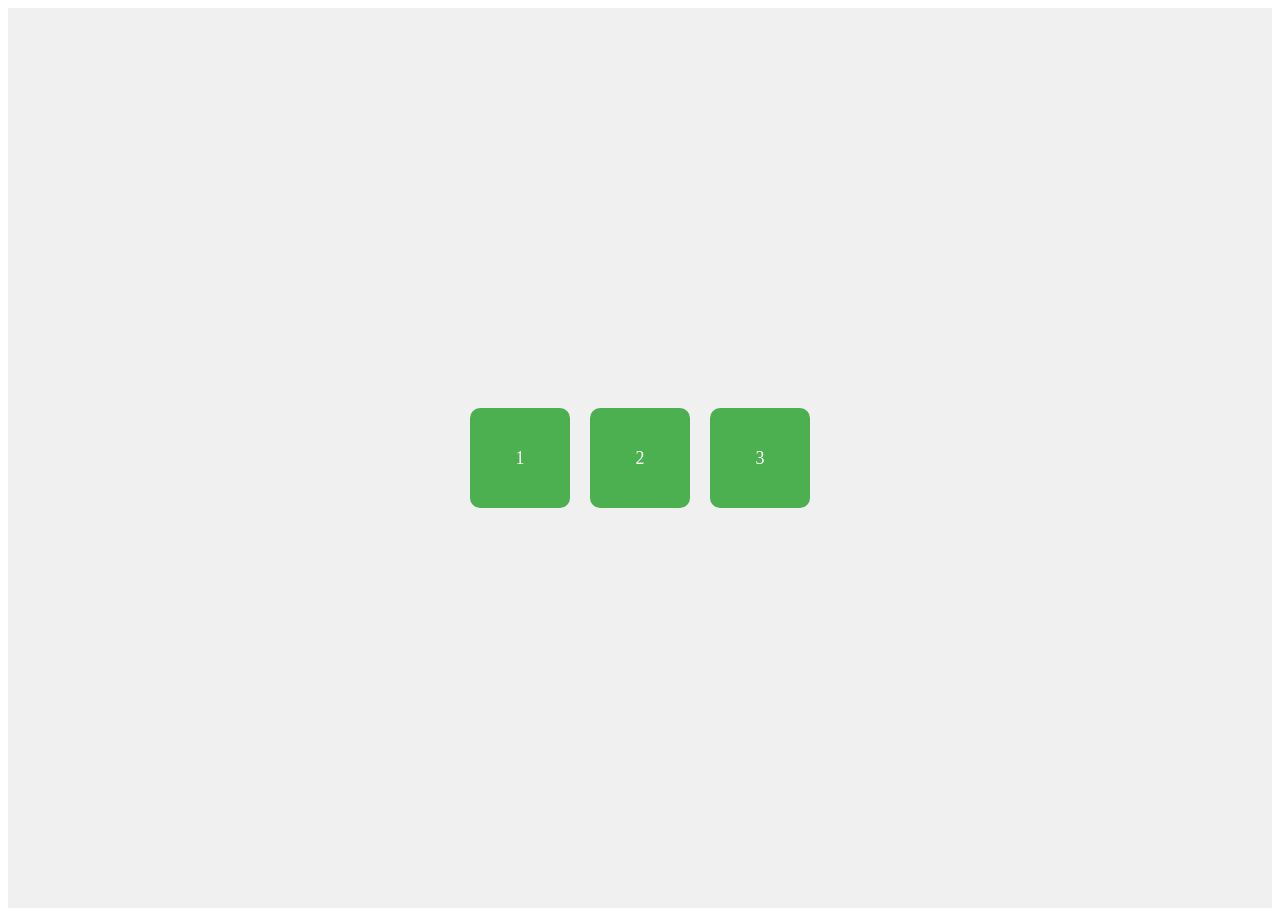
<file: Flexbox/index.html>
<!DOCTYPE html>
<html lang="en">
<head>
    <meta charset="UTF-8">
    <meta name="viewport" content="width=device-width, initial-scale=1.0">
    <title>Flexbox</title>

    <style>
        /* Flex Container */
        .container {
          display: flex;            /* Enable Flexbox */
          justify-content: center;  /* Center items horizontally */
          align-items: center;      /* Center items vertically */
          gap: 20px;                /* Space between items */
          height: 100vh;            /* Full viewport height */
        background-color: #f0f0f0;
        }
    
        /* Flex Items */
        .box {
        width: 100px;
        height: 100px;
        background-color: #4CAF50;
        color: white;
        display: flex;
        justify-content: center;
        align-items: center;
        font-size: 18px;
        border-radius: 10px;
        }
    </style>

</head>

<body>
    <div class="container">
        <div class="box">1</div>
        <div class="box">2</div>
        <div class="box">3</div>
    </div>
</body>
</html>
</file>
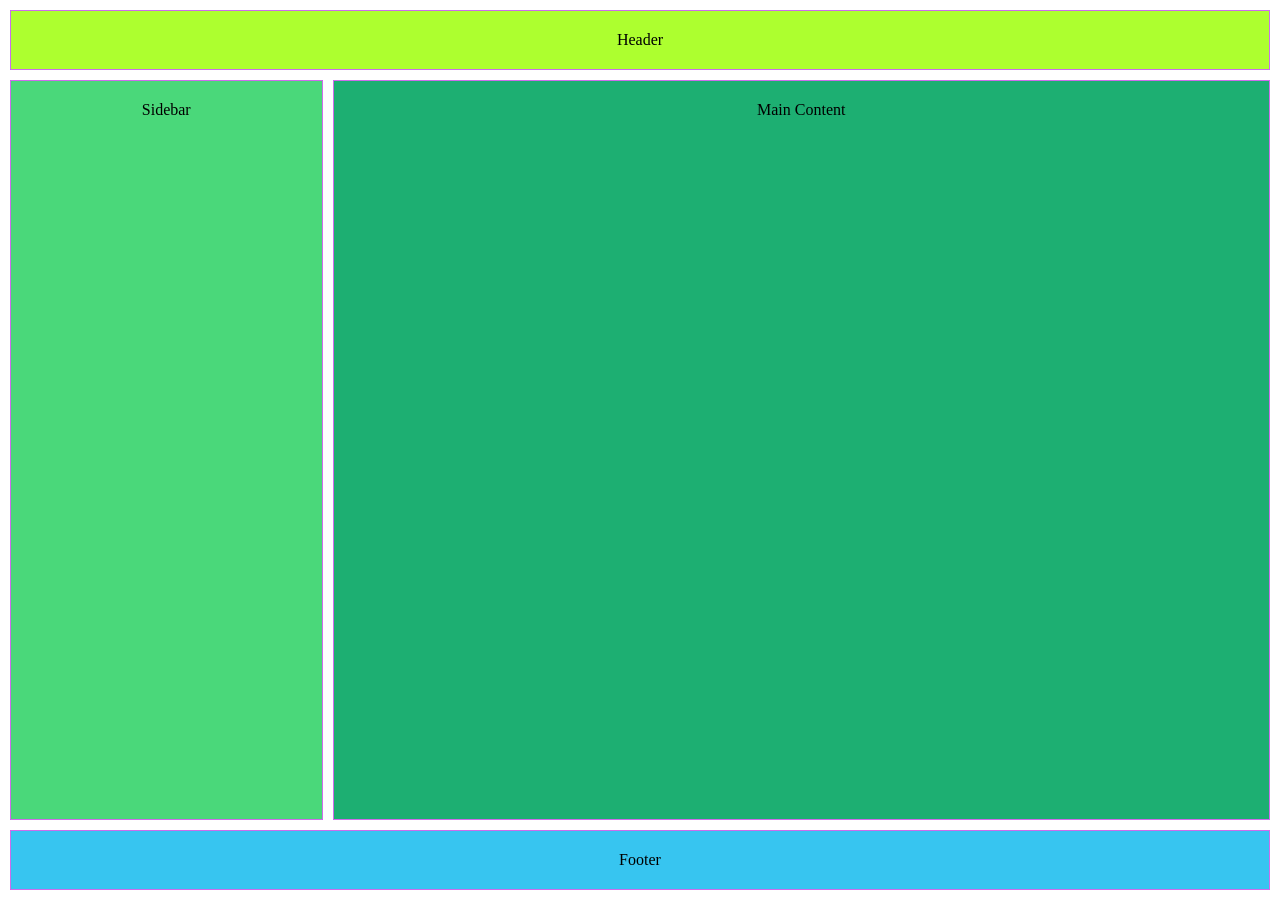
<file: Grid/index.html>
<!DOCTYPE html>
<html lang="en">
<head>
    <meta charset="UTF-8">
    <meta name="viewport" content="width=device-width, initial-scale=1.0">
    <title>CSS Grid Example</title>
    <link rel="stylesheet" href="styles.css">
</head>
<body>
    <div class="grid-container">
        <div class="grid-item header">Header</div>
        <div class="grid-item sidebar">Sidebar</div>
        <div class="grid-item main-content">Main Content</div>
        <div class="grid-item footer">Footer</div>
    </div>
</body>
</html>
</file>
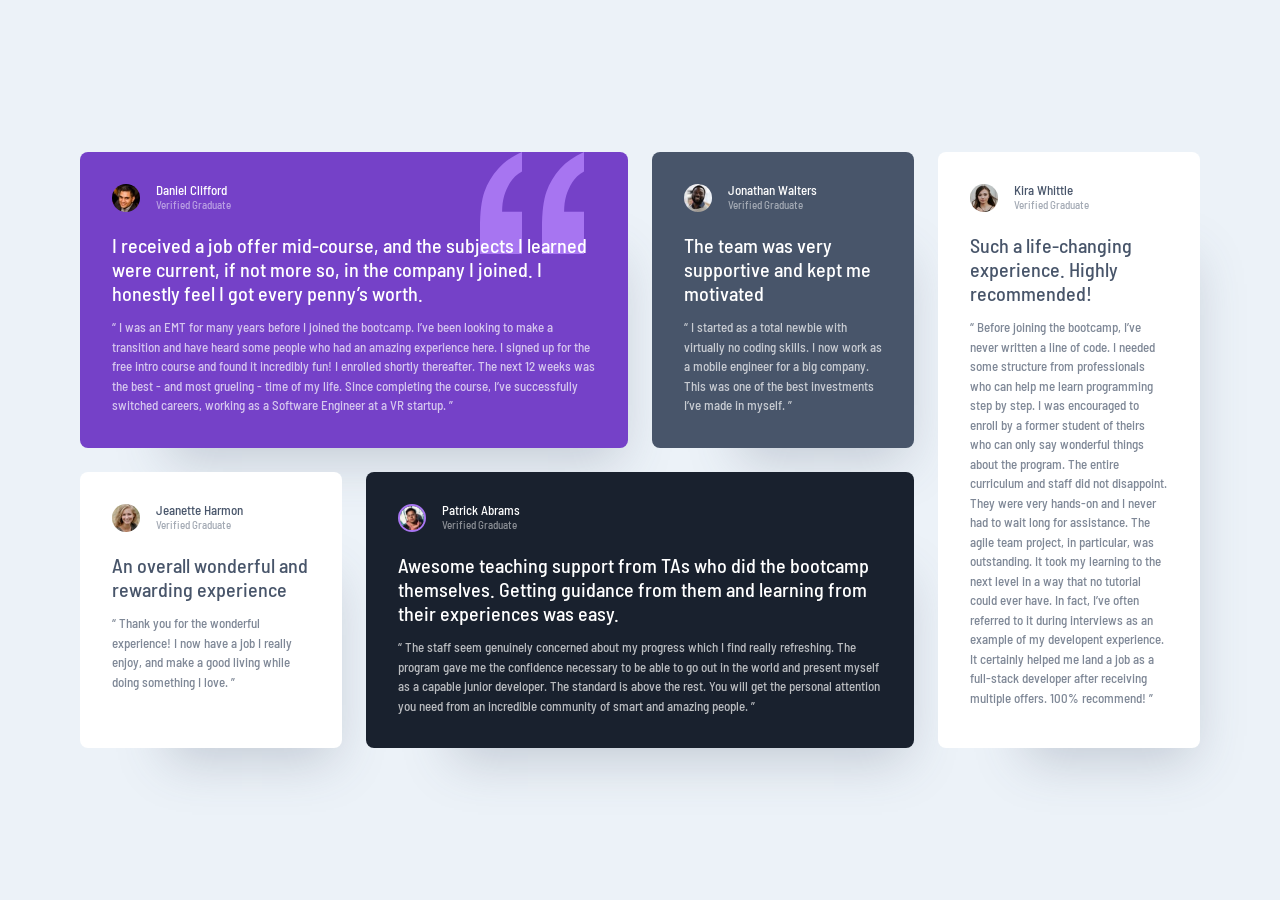
<file: Testimonials/index.html>
<!DOCTYPE html>
<html lang="en">

<head>
    <meta charset="UTF-8">
    <meta http-equiv="X-UA-Compatible" content="IE=edge">
    <meta name="viewport" content="width=device-width, initial-scale=1.0">
    <!-- Google font -->
    <link rel="preconnect" href="https://fonts.googleapis.com">
    <link rel="preconnect" href="https://fonts.gstatic.com" crossorigin>
    <link href="https://fonts.googleapis.com/css2?family=Barlow+Semi+Condensed:wght@500;600&display=swap"
        rel="stylesheet">
    <!-- my css -->
    <link rel="stylesheet" href="style.css">
    <title>FEM grid</title>
    </head>

    <body>
    <main class="testimonial-grid">
        <article class="testimonial grid-col-span-2 flow bg-primary-400 quote text-neutral-100">
        <div class="flex">
            <div>
            <img  src="./images/image-daniel.jpg" alt="daniel clifford">
            </div>
            <div>
            <h2 class="name">Daniel Clifford</h2>
            <p class="position">Verified Graduate</p>
            </div>
        </div>
        <p>
            I received a job offer mid-course, and the subjects I learned were current, if not more so,
            in the company I joined. I honestly feel I got every penny’s worth.
        </p>
        <p>
            “ I was an EMT for many years before I joined the bootcamp. I’ve been looking to make a
            transition and have heard some people who had an amazing experience here. I signed up
            for the free intro course and found it incredibly fun! I enrolled shortly thereafter.
            The next 12 weeks was the best - and most grueling - time of my life. Since completing
            the course, I’ve successfully switched careers, working as a Software Engineer at a VR startup. ”
        </p>
        </article>
        <article class="testimonial flow bg-secondary-400 text-neutral-100">
        <div class="flex">
            <div>
            <img src="./images/image-jonathan.jpg" alt="Jonathan Walters">
            </div>
            <div>
            <h2 class="name">Jonathan Walters</h2>
            <p class="position">Verified Graduate</p>
            </div>
        </div>
        <p>
            The team was very supportive and kept me motivated
        </p>
        <p>
            “ I started as a total newbie with virtually no coding skills. I now work as a mobile engineer
            for a big company. This was one of the best investments I’ve made in myself. ”
        </p>
        </article>
        <article class="testimonial flow bg-neutral-100 text-secondary-400">
        <div class="flex">
            <div>
            <img src="./images/image-jeanette.jpg" alt="Jeanette Harmon">
            </div>
            <div>
            <h2 class="name">Jeanette Harmon</h2>
            <p class="position">Verified Graduate</p>
            </div>
        </div>
        <p>
            An overall wonderful and rewarding experience</p>
        <p>
            “ Thank you for the wonderful experience! I now have a job I really enjoy, and make a good living
            while doing something I love. ”
        </p>
        </article>
        <article class="testimonial grid-col-span-2 flow bg-secondary-500 text-neutral-100">
        <div class="flex">
            <div>
            <img class="border-primary-400" src="./images/image-patrick.jpg" alt="Patrick Abrams">
            </div>
            <div>
            <h2 class="name">Patrick Abrams</h2>
            <p class="position">Verified Graduate</p>
            </div>
        </div>
        <p>
            Awesome teaching support from TAs who did the bootcamp themselves. Getting guidance from them and
            learning from their experiences was easy.
        </p>
        <p>
            “ The staff seem genuinely concerned about my progress which I find really refreshing. The program
            gave me the confidence necessary to be able to go out in the world and present myself as a capable
            junior developer. The standard is above the rest. You will get the personal attention you need from
            an incredible community of smart and amazing people. ”
        </p>
        </article>
        <article class="testimonial flow bg-neutral-100 text-secondary-400">
        <div class="flex">
            <div>
            <img src="./images/image-kira.jpg" alt="Kira Whittle">
            </div>
            <div>
            <h2 class="name">Kira Whittle</h2>
            <p class="position">Verified Graduate</p>
            </div>
        </div>
        <p>
            Such a life-changing experience. Highly recommended!
        </p>
        <p>
            “ Before joining the bootcamp, I’ve never written a line of code. I needed some structure from
            professionals who can help me learn programming step by step. I was encouraged to enroll by a former
            student of theirs who can only say wonderful things about the program. The entire curriculum and staff
            did not disappoint. They were very hands-on and I never had to wait long for assistance. The agile team
            project, in particular, was outstanding. It took my learning to the next level in a way that no tutorial
            could ever have. In fact, I’ve often referred to it during interviews as an example of my developent
            experience. It certainly helped me land a job as a full-stack developer after receiving multiple offers.
            100% recommend! ”
        </p>
        </article>
    </main>

</body>

</html>
</file>
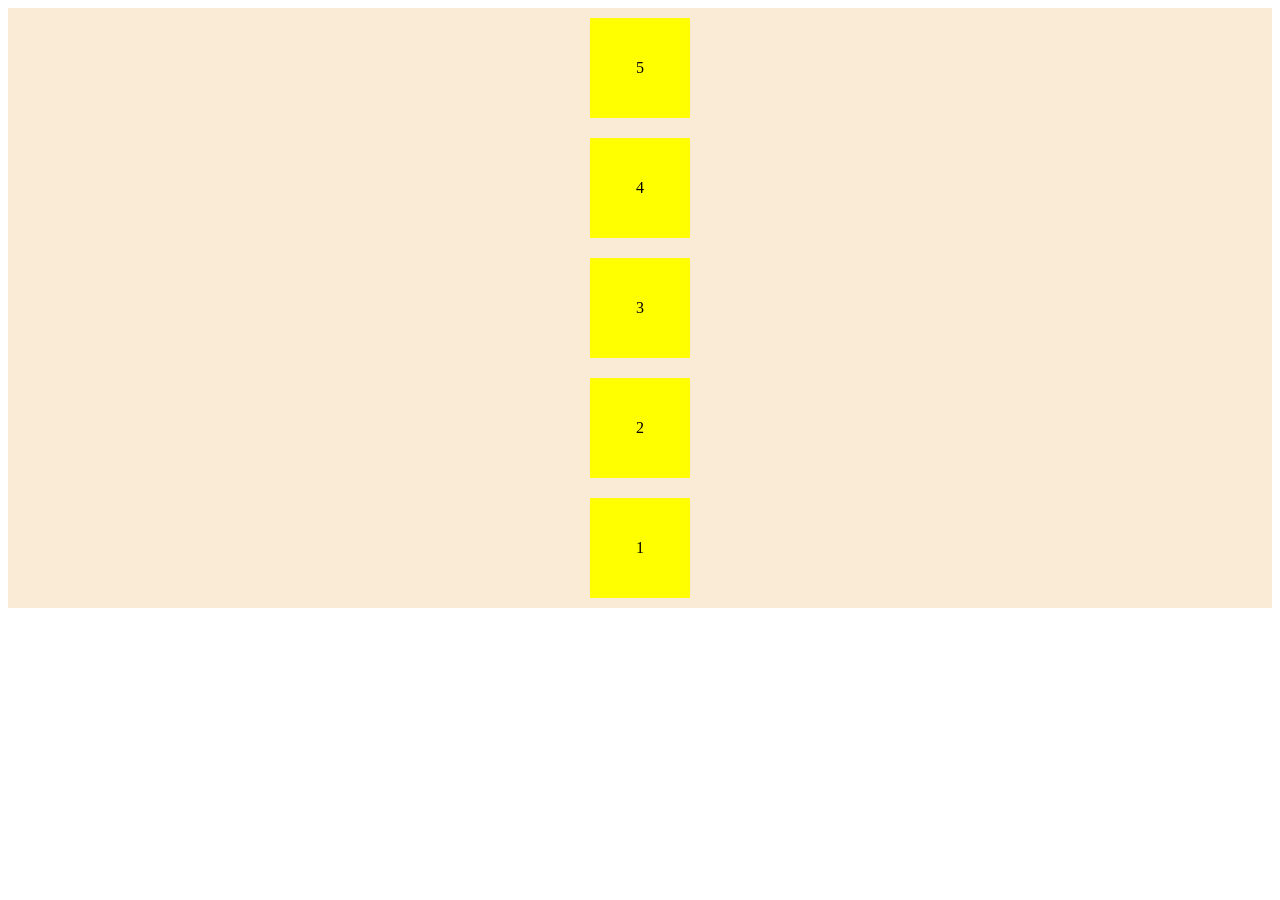
<file: Flexbox/index2.html>
<!DOCTYPE html>
<html lang="en">
<head>
    <meta charset="UTF-8">
    <meta name="viewport" content="width=device-width, initial-scale=1.0">
    <title>Flexbox</title>

    <style>
        .outerBox {
    background-color: antiquewhite;
    width: full;
    height: full;
    display: flex;
    justify-content: center;
    align-items: center;
    flex-wrap: wrap;
    flex-direction: column-reverse;
    }

        .innerBox {
    background-color: yellow;
    height:100px;
    width: 100px;
    margin: 10px;
    border-width: 10px;
    border-color: green;
    display: flex;
    justify-content: center;
    align-items: center;
    
}
    </style>

</head>

<body>
    <div class="outerBox">
        <div class="innerBox">1</div>
        <div class="innerBox">2</div>
        <div class="innerBox">3</div>
        <div class="innerBox">4</div>
        <div class="innerBox">5</div>
    </div>
</body>
</html>
</file>
<file: Grid/styles.css>
/* Basic reset */
* {
    margin: 0;
    padding: 0;
    box-sizing: border-box;
}

/* Grid container */
.grid-container {
    display: grid;
    grid-template-columns: 1fr 3fr; /* Two columns: sidebar and main content */
    grid-template-rows: auto 1fr auto; /* Three rows: header, main content, footer */
    gap: 10px; /* Space between grid items */
    height: 100vh; /* Full viewport height */
    padding: 10px;
}

/* Grid items */
.grid-item {
    padding: 20px;
    border: 1px solid #cd6ceb;
    text-align: center;
}

/* Specific styles for each grid item */
.header {
    grid-column: 1 / -1; /* Span across all columns */
    background-color: greenyellow;
}

.sidebar {
    grid-row: 2 / 3; /* Span from row 2 to row 3 */
    background-color: #4ad87a;
}

.main-content {
    grid-row: 2 / 3; /* Span from row 2 to row 3 */
    background-color: #1daf72;
}

.footer {
    grid-column: 1 / -1; /* Span across all columns */
    background-color: #37c5f0;
}
</file>
<file: Testimonials/style.css>
:root {
        --clr-primary-400: 263 55% 52%;
        --clr-secondary-400: 217 19% 35%;
        --clr-secondary-500: 219 29% 14%;
        --clr-neutral-100: 0 0% 100%;
        --clr-neutral-200: 210 46% 95%;
        --clr-neutral-300: 0 0% 81%;
    
        --ff-primary: "Barlow Semi Condensed", sans-serif;
    
        --fw-400: 500;
        --fw-700: 600;
    
        --fs-300: 0.6875rem;
        --fs-400: 0.8125rem;
        --fs-500: 1.25rem;
    }
    
    /* Box sizing rules */
    *,
    *::before,
    *::after {
        box-sizing: border-box;
    }
    
    /* Remove default margin */
    body,
    h1,
    h2,
    h3,
    h4,
    p,
    figure,
    blockquote,
    dl,
    dd {
        margin: 0;
    }
    
    /* Remove list styles on ul, ol elements with a list role, which suggests default styling will be removed */
    ul[role="list"],
    ol[role="list"] {
        list-style: none;
    }
    
    /* Set core root defaults */
    html:focus-within {
        scroll-behavior: smooth;
    }
    
    /* Set core body defaults */
    body {
        min-height: 100vh;
        text-rendering: optimizeSpeed;
        line-height: 1.5;
    }
    
    /* A elements that don't have a class get default styles */
    a:not([class]) {
        text-decoration-skip-ink: auto;
    }
    
    /* Make images easier to work with */
    img,
    picture {
        max-width: 100%;
        display: block;
    }
    
    /* Inherit fonts for inputs and buttons */
    input,
    button,
    textarea,
    select {
        font: inherit;
    }
    
    /* Remove all animations, transitions and smooth scroll for people that prefer not to see them */
    @media (prefers-reduced-motion: reduce) {
        html:focus-within {
        scroll-behavior: auto;
        }
    
        *,
        *::before,
        *::after {
        animation-duration: 0.01ms !important;
        animation-iteration-count: 1 !important;
        transition-duration: 0.01ms !important;
        scroll-behavior: auto !important;
        }
    }
    
    body {
        display: grid;
        place-content: center;
        min-height: 100vh;
    
        font-family: var(--ff-primary);
        font-weight: var(--fw-400);
    
        background-color: hsl(var(--clr-neutral-200));
    }
    
    h1,
    h2,
    h3 {
        font-weight: var(--fw-700);
    }
    
    /* utilities */
    .flex {
        display: flex;
        gap: var(--gap, 1rem);
    }
    
    .flow > *:where(:not(:first-child)) {
        margin-top: var(--flow-spacer, 1em);
    }
    
    .bg-primary-400 {
        background: hsl(var(--clr-primary-400));
    }
    .bg-secondary-400 {
        background: hsl(var(--clr-secondary-400));
    }
    .bg-secondary-500 {
        background: hsl(var(--clr-secondary-500));
    }
    
    .bg-neutral-100 {
        background: hsl(var(--clr-neutral-100));
    }
    
    .text-neutral-100 {
        color: hsl(var(--clr-neutral-100));
    }
    .text-secondary-400 {
        color: hsl(var(--clr-secondary-400));
    }
    .border-primary-400 {
        border: 2px solid #a775f1;
    }
    
    /* components */
    .testimonial-grid {
        display: grid;
        gap: 1.5rem;
        grid-auto-columns: 1fr;
        grid-template-areas:
        'one'
        'two'
        'three'
        'four'
        'five';
    
        padding-block: 2rem;
        width: min(95%, 70rem);
        margin-inline: auto;
    }
    
    .testimonial {
        font-size: var(--fs-400);
        padding: 2rem;
        border-radius: 0.5rem;
        box-shadow: 2.5rem 3.75rem 3rem -3rem hsl(var(--clr-secondary-400) / 0.25);
    }
    
    .testimonial:nth-child(1) {
        grid-area: one;
    }
    .testimonial:nth-child(2) {
        grid-area: two;
    }
    .testimonial:nth-child(3) {
        grid-area: three;
    }
    .testimonial:nth-child(4) {
        grid-area: four;
    }
    .testimonial:nth-child(5) {
        grid-area: five;
    }
    
    @media screen and (min-width: 33em) {
        .testimonial-grid {
            grid-template-areas:
            "one one"
            "two three"
            "five five"
            "four four";
        }
    }
    
    @media screen and (min-width: 38em) {
        .testimonial-grid {
        grid-template-areas:
        'one one'
        'two five'
        'three five'
        'four four';
        }
    }
    
    @media screen and (min-width: 54em) {
        .testimonial-grid {
            grid-template-areas:
            "one one two"
            "five five five"
            "three four four";
        }
    }
    
    @media screen and (min-width: 75em) {
        .testimonial-grid {
            grid-template-areas:
            "one one two five"
            "three four four five";
        }
    }
    
    
    .testimonial.quote {
        background-image: url("./images/bg-pattern-quotation.svg");
        background-repeat: no-repeat;
        background-position: top right 10%;
    }
    
    .testimonial img {
        width: 1.75rem;
        aspect-ratio: 1;
        border-radius: 50%;
    }
    
    .testimonial .name {
        font-size: var(--fs-400);
        font-weight: var(--fw-400);
        line-height: 1;
    }
    
    .testimonial .position {
        font-size: var(--fs-300);
        opacity: 0.5;
    }
    
    .testimonial > p:first-of-type {
        font-size: var(--fs-500);
        line-height: 1.2;
    }
    
    .testimonial > p:last-of-type {
        opacity: 0.7;
    }
</file>
